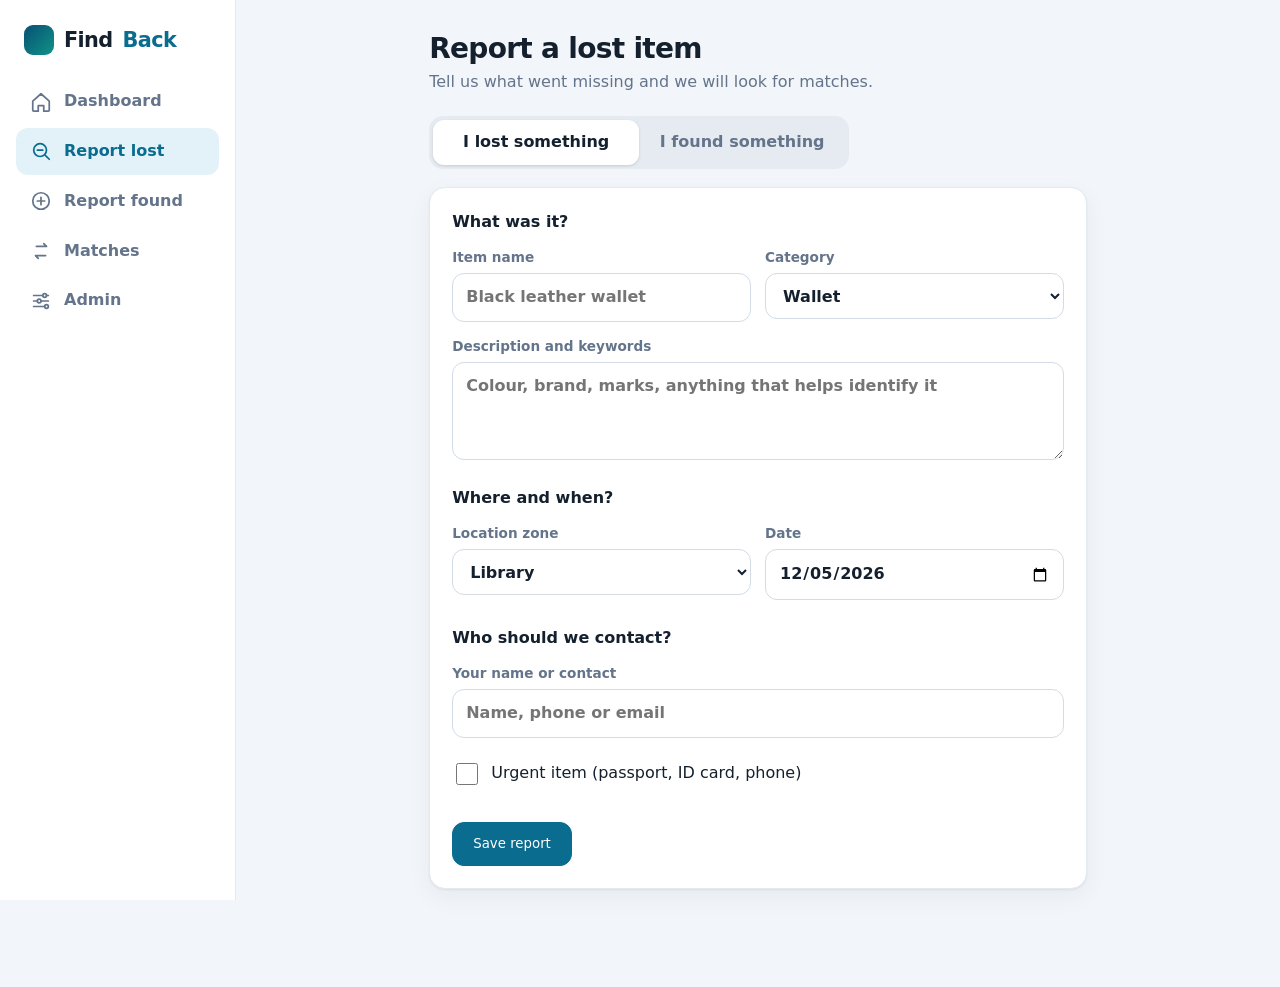
<file: static/report.html>
<!DOCTYPE html>
<html lang="en">
 <head>
  <meta charset="utf-8"/>
  <meta content="width=device-width,initial-scale=1,viewport-fit=cover" name="viewport"/>
  <meta content="#0a4f73" name="theme-color"/>
  <link href="manifest.json" rel="manifest"/>
  <link href="icon.svg" rel="icon"/>
  <title>
   FindBack: Report item
  </title>
  <link href="style.css" rel="stylesheet"/>
 </head>
 <body>
  <main style="max-width:760px">
   <div class="head">
    <div>
     <h1 id="h">
     </h1>
     <p class="sub" id="s">
     </p>
    </div>
   </div>
   <div class="seg">
    <a href="report.html?type=LOST" id="tl">
     I lost something
    </a>
    <a href="report.html?type=FOUND" id="tf">
     I found something
    </a>
   </div>
   <form class="panel" id="f">
    <fieldset>
     <legend>
      What was it?
     </legend>
     <div class="g">
      <label>
       Item name
       <input name="name" placeholder="Black leather wallet" required=""/>
      </label>
      <label>
       Category
       <select name="cate">
        <option>
         Wallet
        </option>
        <option>
         Phone
        </option>
        <option>
         ID / Passport
        </option>
        <option>
         Keys
        </option>
        <option>
         Bag
        </option>
        <option>
         Electronics
        </option>
        <option>
         Other
        </option>
       </select>
      </label>
      <label class="wide">
       Description and keywords
       <textarea name="description" placeholder="Colour, brand, marks, anything that helps identify it" rows="3"></textarea>
      </label>
     </div>
    </fieldset>
    <fieldset>
     <legend>
      Where and when?
     </legend>
     <div class="g">
      <label>
       Location zone
       <select name="location">
        <option>
         Library
        </option>
        <option>
         Cafeteria
        </option>
        <option>
         Main Building
        </option>
        <option>
         Sports Ground
        </option>
        <option>
         Dormitory
        </option>
        <option>
         Washroom
        </option>
        <option>
         Other
        </option>
       </select>
      </label>
      <label>
       Date
       <input name="date" required="" type="date"/>
      </label>
     </div>
    </fieldset>
    <fieldset>
     <legend>
      Who should we contact?
     </legend>
     <div class="g">
      <label class="wide">
       Your name or contact
       <input name="person" placeholder="Name, phone or email" required=""/>
      </label>
      <label class="chk wide">
       <input name="urgent" type="checkbox"/>
       Urgent item (passport, ID card, phone)
      </label>
     </div>
    </fieldset>
    <button class="btn">
     Save report
    </button>
   </form>
   <section class="panel" hidden="" id="out">
   </section>
  </main>
  <script src="app.js">
  </script>
  <script>
// Decide if this page is for a LOST or a FOUND item (from the address, ?type=...).
var type = 'LOST';
if (location.search.toUpperCase().indexOf('FOUND') !== -1) {
  type = 'FOUND';
}

var form = document.getElementById('f');


if (type === 'LOST') {
  buildMenu('Report lost');
  document.getElementById('tl').className = 'on';
  document.getElementById('h').textContent = 'Report a lost item';
  document.getElementById('s').textContent = 'Tell us what went missing and we will look for matches.';
} else {
  buildMenu('Report found');
  document.getElementById('tf').className = 'on';
  document.getElementById('h').textContent = 'Report a found item';
  document.getElementById('s').textContent = 'Tell us what you found so the owner can claim it.';
}


// Puts today's date in the date box.
function setToday() {
  form.elements['date'].valueAsDate = new Date();
}
setToday();


// Shows what was saved. For a lost item it also shows the best matches.
function showSavedResult(saved) {
  var box = document.getElementById('out');
  box.hidden = false;
  box.innerHTML = '<h2>Saved as <span class="idtag">' + saved.id + '</span></h2>';
  box.scrollIntoView();

  if (type !== 'LOST') {
    return;
  }

  callApi('GET', '/matches/' + saved.id, null, function (matches) {
    if (matches.length === 0) {
      box.innerHTML += '<p class="meta">No matches yet. New found reports are checked as they arrive.</p>';
      return;
    }

    var title = matches.length + ' possible match';
    if (matches.length > 1) {
      title += 'es';
    }

    var html = '<h3>' + title + '</h3>';
    for (var i = 0; i < matches.length; i++) {
      var m = matches[i];
      html += '<div class="mcard">';
      html += '<div class="mtop"><b>#' + m.id + ' ' + escapeHtml(m.name) + '</b><span class="score">' + m.score + '</span></div>';
      html += '<div class="meta">' + escapeHtml(m.location) + ' · ' + escapeHtml(m.reason) + '</div>';
      html += '</div>';
    }
    html += '<a class="btn ghost sm" href="matches.html?lost=' + saved.id + '">Open in Matches</a>';

    box.innerHTML += html;
  });
}


// Runs when the Save report button is pressed.
form.onsubmit = function (event) {
  event.preventDefault();

  var report = {
    name: form.elements['name'].value,
    cate: form.elements['cate'].value,
    description: form.elements['description'].value,
    location: form.elements['location'].value,
    date: form.elements['date'].value,
    person: form.elements['person'].value,
    urgent: form.elements['urgent'].checked,
    type: type
  };

  callApi('POST', '/items', report, function (saved) {
    showMessage('Report saved', false);
    form.reset();
    setToday();
    showSavedResult(saved);
  });
};
</script>
 </body>
</html>
</file>
<file: static/style.css>
:root{--bg:#f2f5f9;--panel:#fff;--ink:#14202e;--mut:#64748b;--line:#e3e9f0;--acc:#0a6c8f;--acc2:#e3f2f8;--lost:#c2410c;--lost2:#fff0e6;--found:#15803d;--found2:#e4f6ea;--warn:#a16207;--warn2:#fdf3d7;--sh:0 1px 2px #10284012,0 8px 24px #1028400d;--r:16px;color-scheme:light}
*{box-sizing:border-box;-webkit-tap-highlight-color:transparent}
html{-webkit-text-size-adjust:100%}
body{margin:0;display:flex;min-height:100vh;background:var(--bg);color:var(--ink);font:16px/1.55 system-ui,-apple-system,"Segoe UI",Roboto,sans-serif}
aside{width:236px;flex:none;position:sticky;top:0;height:100vh;padding:24px 16px;background:var(--panel);border-right:1px solid var(--line)}
.logo{display:flex;align-items:center;gap:10px;padding:0 8px 22px;font-size:1.3rem;font-weight:800;letter-spacing:-.03em}
.logo:before{content:"";width:30px;height:30px;border-radius:9px;background:linear-gradient(135deg,#0a4f73,#0e9488)}.logo span{color:var(--acc)}
aside a{display:flex;align-items:center;gap:12px;padding:11px 14px;margin-bottom:3px;border-radius:12px;color:var(--mut);font-weight:600;text-decoration:none}
aside a:hover{background:var(--bg);color:var(--ink)}aside a.on{background:var(--acc2);color:var(--acc)}
svg.ic{width:22px;height:22px;flex:none;fill:none;stroke:currentColor;stroke-width:1.9;stroke-linecap:round;stroke-linejoin:round}
header.top,.tabbar{display:none}
main{flex:1;min-width:0;width:100%;max-width:1320px;margin-inline:auto;padding:32px clamp(20px,4vw,56px) 80px}
.hero{margin-bottom:22px;padding:30px 32px;border-radius:22px;color:#fff;background:radial-gradient(circle at 90% 0,#2dd4bf55,transparent 45%),linear-gradient(135deg,#0a4f73,#0b7a8a 70%,#0e9488)}
.hero h1{color:#fff;font-size:2rem}.hero p{margin:6px 0 20px;color:#d4eef2;max-width:46ch}.cta{display:flex;flex-wrap:wrap;gap:10px}
.hero .btn{background:#fff;color:#0a4f73;border-color:#fff}.hero .btn.ghost{background:transparent;color:#fff;border-color:#ffffff99}
.head{display:flex;flex-wrap:wrap;gap:12px;justify-content:space-between;align-items:flex-end;margin-bottom:22px}
h1{margin:0;font-size:1.75rem;letter-spacing:-.025em;line-height:1.2}.sub{margin:4px 0 0;color:var(--mut)}h2{margin:0 0 14px;font-size:1.1rem}h3{margin:20px 0 8px;font-size:.95rem}
:focus-visible{outline:3px solid #0a6c8f66;outline-offset:2px}
.panel{background:var(--panel);border:1px solid var(--line);border-radius:var(--r);padding:22px;margin-bottom:18px;box-shadow:var(--sh)}
.two{display:grid;grid-template-columns:1fr 1fr;gap:18px;align-items:start}.two .panel{margin:0}
.stats{display:grid;grid-template-columns:repeat(auto-fit,minmax(140px,1fr));gap:14px;margin-bottom:20px}
.stat{padding:16px 18px;background:var(--panel);border:1px solid var(--line);border-radius:var(--r);box-shadow:var(--sh)}
.stat b{display:block;font-size:2rem;line-height:1.1;color:var(--acc)}.stat.l b{color:var(--lost)}.stat.f b{color:var(--found)}.stat.w b{color:#b7791f}.stat span{color:var(--mut);font-size:.85rem;font-weight:600}
.btn{display:inline-flex;align-items:center;justify-content:center;min-height:44px;padding:10px 20px;border:1.5px solid var(--acc);border-radius:12px;background:var(--acc);color:#fff;font:700 1rem inherit;font-family:inherit;text-decoration:none;cursor:pointer;transition:transform .1s,filter .15s}
.btn:hover{filter:brightness(.93)}.btn:active{transform:scale(.97)}.btn.ghost{background:var(--panel);color:var(--acc)}.btn.sm{min-height:36px;padding:6px 14px;font-size:.88rem;border-radius:10px}.btn.danger{background:var(--panel);color:var(--lost);border-color:#f0c6b0}
.seg{display:flex;width:100%;max-width:420px;padding:4px;margin-bottom:18px;background:#e6ebf1;border-radius:14px}
.seg a{flex:1;padding:10px 12px;border-radius:11px;color:var(--mut);font-weight:700;text-align:center;text-decoration:none}.seg a.on{background:var(--panel);color:var(--ink);box-shadow:0 1px 3px #0002}
form .g{display:grid;grid-template-columns:1fr 1fr;gap:14px;margin-bottom:6px}.wide{grid-column:1/-1}
fieldset{border:0;padding:0;margin:0 0 20px}legend{padding:0;margin-bottom:12px;font-weight:800}
label{display:flex;flex-direction:column;gap:5px;color:var(--mut);font-size:.85rem;font-weight:700}label.chk{flex-direction:row;align-items:center;gap:10px;color:var(--ink);font-size:1rem;font-weight:500;min-height:44px}
input,select,textarea{width:100%;min-height:46px;padding:11px 13px;border:1.5px solid #d3dbe5;border-radius:12px;background:#fff;color:var(--ink);font:inherit;font-size:16px}
input[type=checkbox]{width:22px;height:22px;min-height:0;accent-color:var(--acc)}input:focus,select:focus,textarea:focus{border-color:var(--acc);outline:0;box-shadow:0 0 0 3px #0a6c8f26}
.big{min-height:52px;font-size:1.05rem}
.list{display:flex;flex-direction:column}.row{display:flex;align-items:center;flex-wrap:wrap;gap:6px 14px;padding:13px 0;border-bottom:1px solid var(--line)}.row:last-child{border:0;padding-bottom:0}
.grow{flex:1;min-width:150px}.t{font-weight:700}.meta{color:var(--mut);font-size:.86rem}
.av{flex:none;display:grid;place-items:center;width:42px;height:42px;border-radius:13px;font-weight:800;background:var(--acc2);color:var(--acc)}.av.lost{background:var(--lost2);color:var(--lost)}.av.found{background:var(--found2);color:var(--found)}
.idtag{display:inline-block;min-width:46px;padding:3px 12px;background:#eef2f7;border:1px solid var(--line);border-radius:8px;font-weight:800;font-size:.85rem;text-align:center}
.pill{display:inline-block;padding:2px 10px;border-radius:99px;background:#eef2f7;color:var(--mut);font-size:.76rem;font-weight:800}
.pill.lost{background:var(--lost2);color:var(--lost)}.pill.found{background:var(--found2);color:var(--found)}.pill.warn{background:var(--warn2);color:var(--warn)}.pill.done{background:#e6ebf1;color:#8793a4}
.chips{display:flex;flex-wrap:wrap;gap:8px;margin:12px 0}.chip{min-height:36px;padding:5px 14px;border:1.5px solid var(--line);border-radius:99px;background:var(--panel);color:var(--acc);font:inherit;font-weight:700;cursor:pointer}.chip:hover{background:var(--acc2)}
.empty{padding:26px 8px;text-align:center;color:var(--mut)}.empty b{display:block;color:var(--ink)}
.mcard{padding:16px 0;border-bottom:1px solid var(--line)}.mcard:last-child{border:0}.mtop{display:flex;justify-content:space-between;align-items:center;gap:10px}
.score{font-size:1.6rem;font-weight:800;color:var(--acc)}.bar{height:8px;margin:8px 0;border-radius:9px;background:#e6ebf1;overflow:hidden}.bar i{display:block;height:100%;border-radius:9px;background:linear-gradient(90deg,#0e9488,#0a6c8f)}
.mcard .pill{margin:0 4px 6px 0}.mcard .btn{margin-top:6px}
.tabs{display:flex;gap:4px;margin-bottom:16px;border-bottom:1.5px solid var(--line);overflow-x:auto;scrollbar-width:none}.tabs::-webkit-scrollbar{display:none}
.tabs button{flex:none;min-height:44px;padding:8px 16px;margin-bottom:-1.5px;border:0;border-bottom:3px solid transparent;background:none;color:var(--mut);font:700 .95rem inherit;font-family:inherit;cursor:pointer}.tabs button.on{color:var(--acc);border-color:var(--acc)}
.slots{display:flex;flex-wrap:wrap;gap:6px;margin:8px 0 14px}.slots i{width:24px;height:24px;border-radius:7px;border:1.5px solid #d3dbe5;background:#fff}.slots i.on{background:var(--acc);border-color:var(--acc)}.slots i.fr{outline:3px solid #15803d55}
.bars{display:flex;align-items:flex-end;gap:3px;height:90px;margin:8px 0}.bars i{flex:1;min-width:4px;background:linear-gradient(#0e9488,#0a6c8f);border-radius:4px 4px 0 0}
.kv{display:flex;flex-wrap:wrap;gap:10px 30px;margin-bottom:8px}.kv div{color:var(--mut);font-size:.85rem}.kv b{display:block;color:var(--ink);font-size:1.2rem}
.rowf{display:flex;flex-wrap:wrap;gap:10px}.rowf input,.rowf select{flex:1 1 150px;width:auto}
details{margin-top:14px}summary{cursor:pointer;color:var(--mut)}pre{overflow:auto;font-size:.8rem;background:var(--bg);padding:12px;border-radius:10px}
#toast{position:fixed;left:50%;bottom:24px;z-index:50;max-width:92vw;padding:12px 22px;border-radius:12px;background:var(--ink);color:#fff;font-weight:600;opacity:0;pointer-events:none;transform:translate(-50%,10px);transition:.2s;box-shadow:var(--sh)}
#toast.show{opacity:1;transform:translate(-50%,0)}#toast.bad{background:#b42318}
@media(max-width:800px){
 body{display:block}aside{display:none}
 header.top{display:flex;position:sticky;top:0;z-index:20;align-items:center;padding:calc(10px + env(safe-area-inset-top)) 18px 10px;background:#ffffffe8;backdrop-filter:blur(10px);-webkit-backdrop-filter:blur(10px);border-bottom:1px solid var(--line)}
 header.top .logo{padding:0}
 .tabbar{display:flex;position:fixed;left:0;right:0;bottom:0;z-index:30;padding:6px 6px calc(6px + env(safe-area-inset-bottom));background:#fffffff2;backdrop-filter:blur(10px);-webkit-backdrop-filter:blur(10px);border-top:1px solid var(--line)}
 .tabbar a{flex:1;display:flex;flex-direction:column;align-items:center;gap:2px;padding:6px 2px;border-radius:12px;color:var(--mut);font-size:.7rem;font-weight:700;text-decoration:none}.tabbar a.on{color:var(--acc);background:var(--acc2)}
 main{padding:18px 16px calc(96px + env(safe-area-inset-bottom))}
 #toast{bottom:calc(86px + env(safe-area-inset-bottom))}
 .hero{padding:24px 20px;border-radius:20px}.hero h1{font-size:1.65rem}.cta .btn{flex:1}
 h1{font-size:1.5rem}.two,form .g{grid-template-columns:1fr}.panel{padding:18px;border-radius:14px}
 .stats{grid-template-columns:1fr 1fr}.seg{max-width:none}.rowf .btn{flex:1 1 100%}
 .row .btn{margin-left:auto}
}
@media(prefers-reduced-motion:reduce){*{transition:none!important}}

/* Desktop content alignment and fluid layout */
@media(min-width:801px){
  body{align-items:stretch}
  body>main{margin-left:auto;margin-right:auto}
}
@media(min-width:801px) and (max-width:1100px){
  main{padding-left:28px;padding-right:28px}
  aside{width:210px;padding-left:12px;padding-right:12px}
}
@media(max-width:520px){
  main{padding-left:14px;padding-right:14px}
  .stats{grid-template-columns:repeat(2,minmax(0,1fr))}
  .stat{padding:13px}
  .stat b{font-size:1.65rem}
  .panel{padding:15px}
  .head{align-items:flex-start}
  .row{align-items:flex-start}
  .row .btn{margin-left:0}
  .hero .cta{display:grid;grid-template-columns:1fr}
}
</file>
